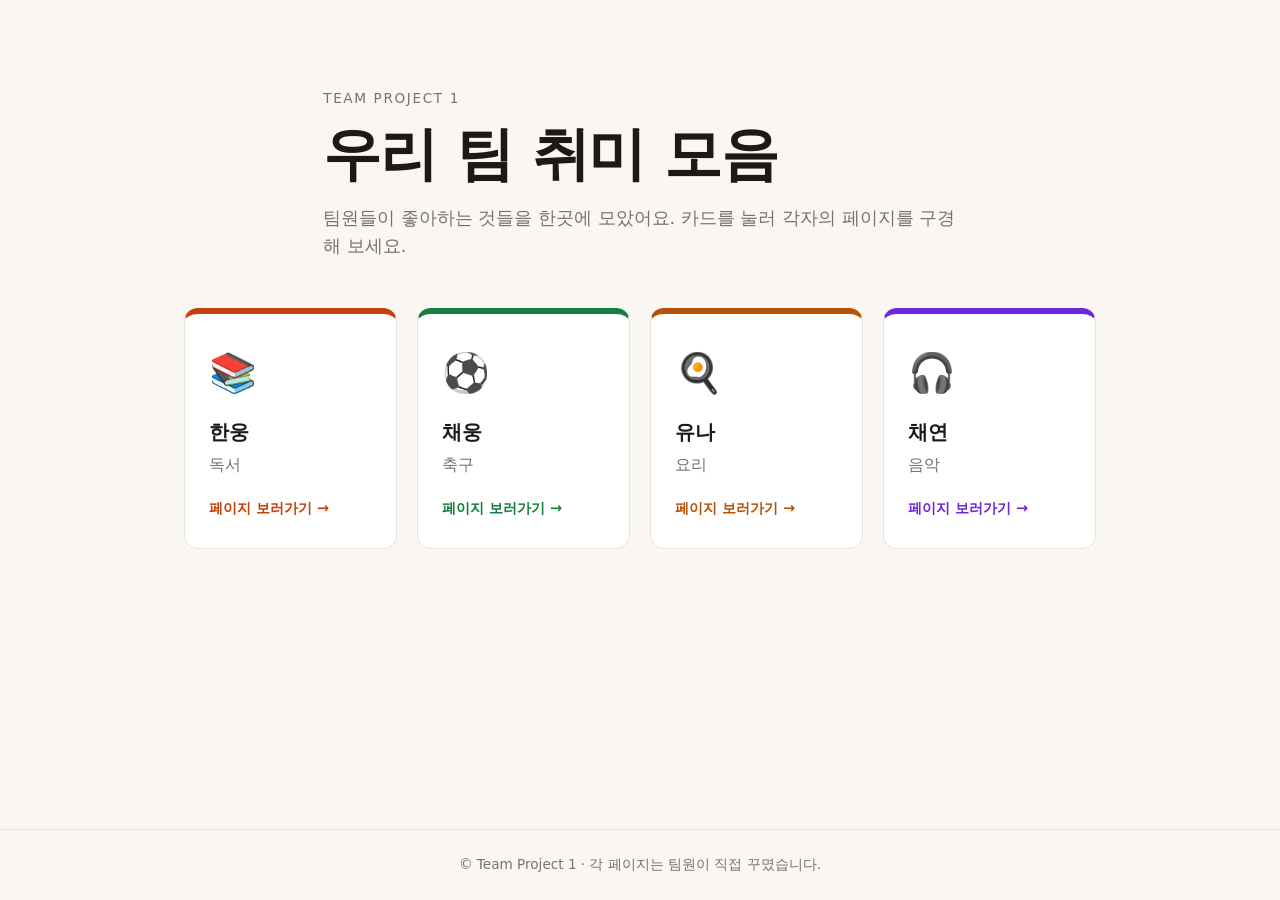
<file: index.html>
<!DOCTYPE html>
<html lang="ko">
<head>
  <meta charset="UTF-8" />
  <meta name="viewport" content="width=device-width, initial-scale=1.0" />
  <title>우리 팀 취미 모음</title>
  <link rel="stylesheet" href="assets/home.css" />
</head>
<body>
  <header class="hero">
    <p class="eyebrow">Team Project 1</p>
    <h1>우리 팀 취미 모음</h1>
    <p class="lead">팀원들이 좋아하는 것들을 한곳에 모았어요. 카드를 눌러 각자의 페이지를 구경해 보세요.</p>
  </header>

  <main>
    <section class="grid" id="member-grid" aria-label="팀원 목록">
      <!-- assets/members.js 의 목록으로 카드가 자동 생성됩니다 -->
    </section>
  </main>

  <footer class="footer">
    <p>© Team Project 1 · 각 페이지는 팀원이 직접 꾸몄습니다.</p>
  </footer>

  <script src="assets/members.js"></script>
  <script>
    const grid = document.getElementById("member-grid");
    MEMBERS.forEach((m) => {
      const card = document.createElement("a");
      card.className = "card";
      card.href = `members/${m.id}/index.html`;
      card.style.setProperty("--accent", m.color);
      card.innerHTML = `
        <span class="emoji" aria-hidden="true">${m.emoji}</span>
        <span class="name">${m.name}</span>
        <span class="hobby">${m.hobby}</span>
        <span class="go">페이지 보러가기 →</span>
      `;
      grid.appendChild(card);
    });
  </script>
</body>
</html>
</file>
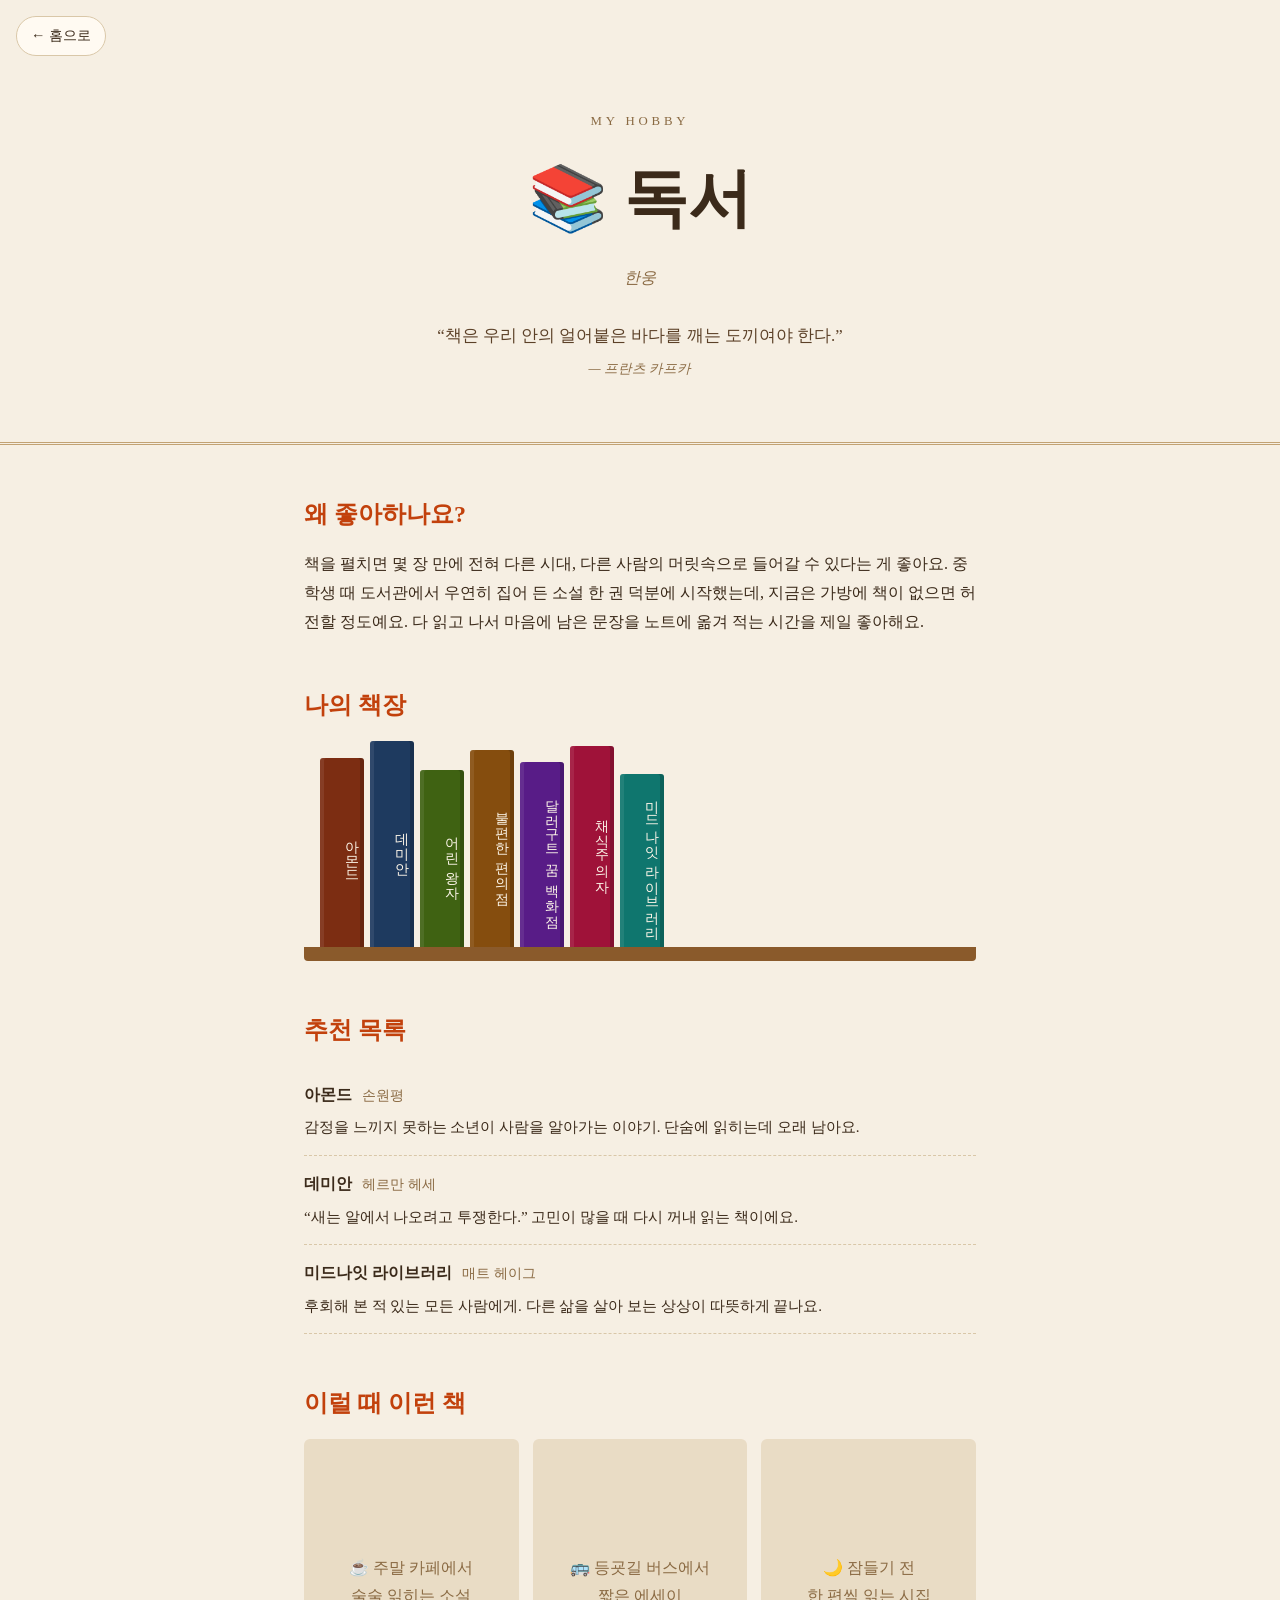
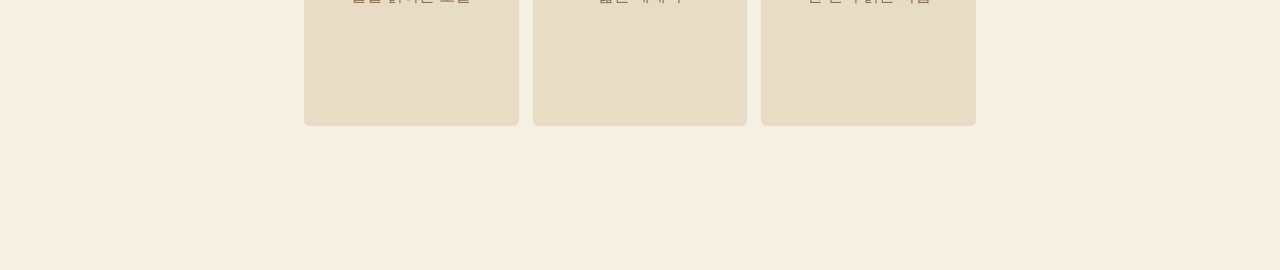
<file: members/member1/index.html>
<!DOCTYPE html>
<html lang="ko">
<head>
  <meta charset="UTF-8" />
  <meta name="viewport" content="width=device-width, initial-scale=1.0" />
  <title>한웅 · 독서</title>
  <link rel="stylesheet" href="style.css" />
</head>
<body>
  <!-- ✏️ 이 폴더(members/member1)는 한웅 전용입니다. 마음껏 꾸며 주세요! -->
  <a class="back" href="../../index.html">← 홈으로</a>

  <header class="hero">
    <p class="tag">My Hobby</p>
    <h1>📚 독서</h1>
    <p class="who">한웅</p>
    <blockquote class="quote">
      “책은 우리 안의 얼어붙은 바다를 깨는 도끼여야 한다.”
      <cite>— 프란츠 카프카</cite>
    </blockquote>
  </header>

  <main>
    <section>
      <h2>왜 좋아하나요?</h2>
      <p>
        책을 펼치면 몇 장 만에 전혀 다른 시대, 다른 사람의 머릿속으로 들어갈 수 있다는 게 좋아요.
        중학생 때 도서관에서 우연히 집어 든 소설 한 권 덕분에 시작했는데, 지금은 가방에 책이 없으면
        허전할 정도예요. 다 읽고 나서 마음에 남은 문장을 노트에 옮겨 적는 시간을 제일 좋아해요.
      </p>
    </section>

    <section>
      <h2>나의 책장</h2>
      <div class="shelf">
        <div class="book" style="--c:#7c2d12; --h:92%">아몬드</div>
        <div class="book" style="--c:#1e3a5f; --h:100%">데미안</div>
        <div class="book" style="--c:#3f6212; --h:86%">어린 왕자</div>
        <div class="book" style="--c:#854d0e; --h:96%">불편한 편의점</div>
        <div class="book" style="--c:#581c87; --h:90%">달러구트 꿈 백화점</div>
        <div class="book" style="--c:#9f1239; --h:98%">채식주의자</div>
        <div class="book" style="--c:#0f766e; --h:84%">미드나잇 라이브러리</div>
      </div>
    </section>

    <section>
      <h2>추천 목록</h2>
      <ul class="list">
        <li>
          <strong>아몬드</strong> <span class="author">손원평</span>
          <p>감정을 느끼지 못하는 소년이 사람을 알아가는 이야기. 단숨에 읽히는데 오래 남아요.</p>
        </li>
        <li>
          <strong>데미안</strong> <span class="author">헤르만 헤세</span>
          <p>“새는 알에서 나오려고 투쟁한다.” 고민이 많을 때 다시 꺼내 읽는 책이에요.</p>
        </li>
        <li>
          <strong>미드나잇 라이브러리</strong> <span class="author">매트 헤이그</span>
          <p>후회해 본 적 있는 모든 사람에게. 다른 삶을 살아 보는 상상이 따뜻하게 끝나요.</p>
        </li>
      </ul>
    </section>

    <section>
      <h2>이럴 때 이런 책</h2>
      <div class="gallery">
        <div class="ph">☕ 주말 카페에서<br />술술 읽히는 소설</div>
        <div class="ph">🚌 등굣길 버스에서<br />짧은 에세이</div>
        <div class="ph">🌙 잠들기 전<br />한 편씩 읽는 시집</div>
      </div>
    </section>
  </main>
</body>
</html>
</file>
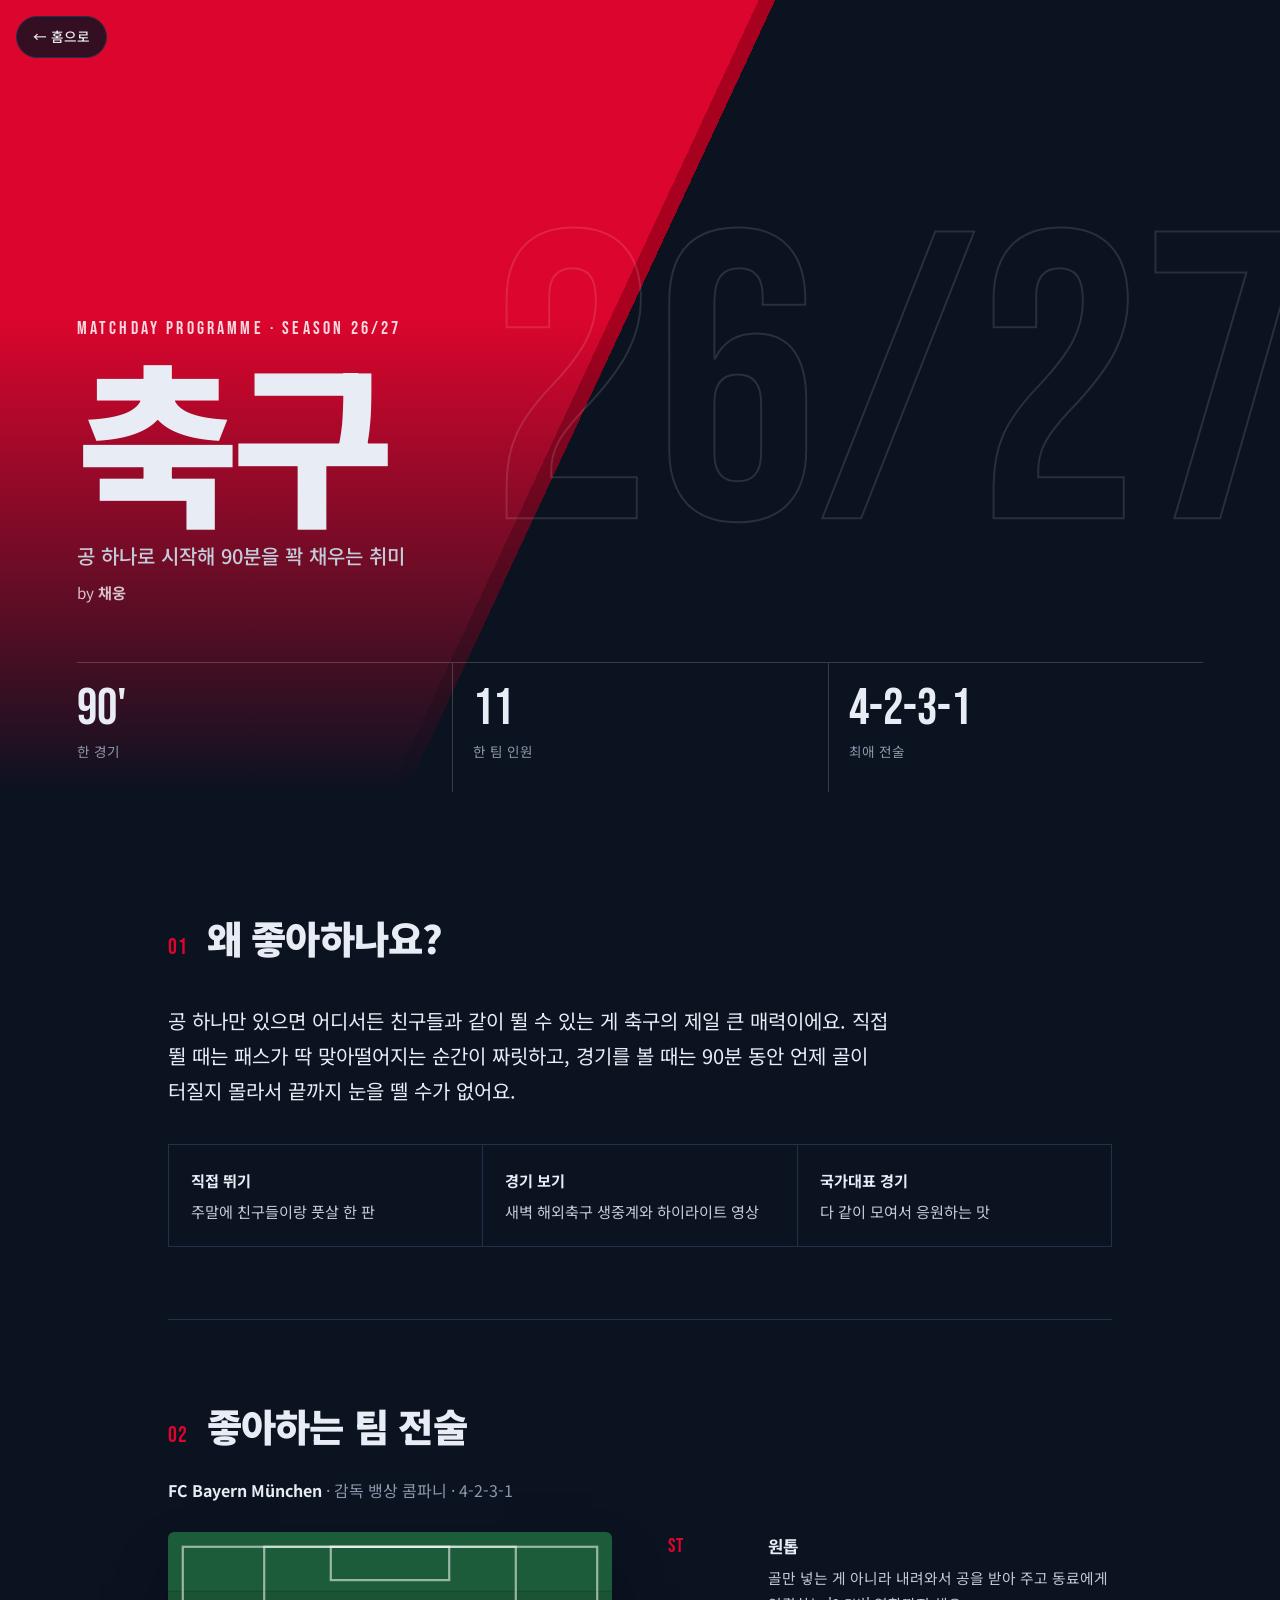
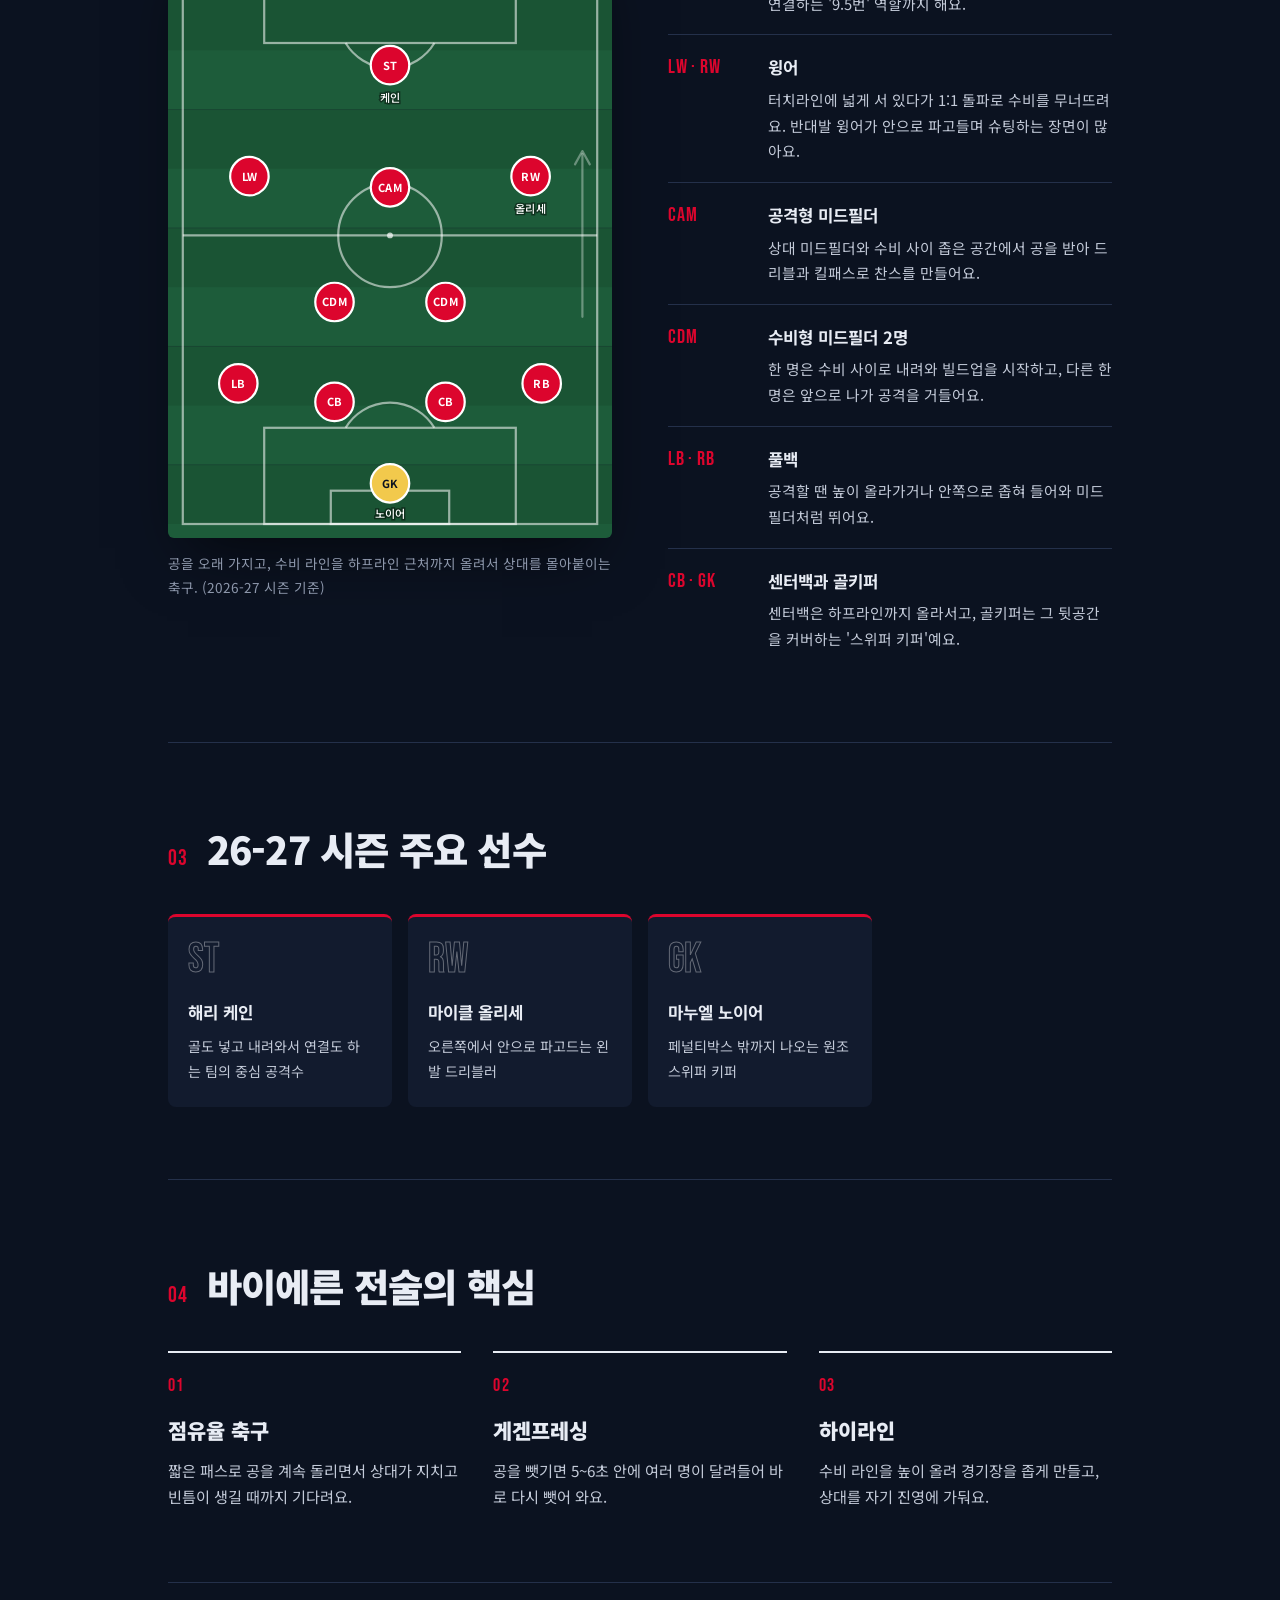
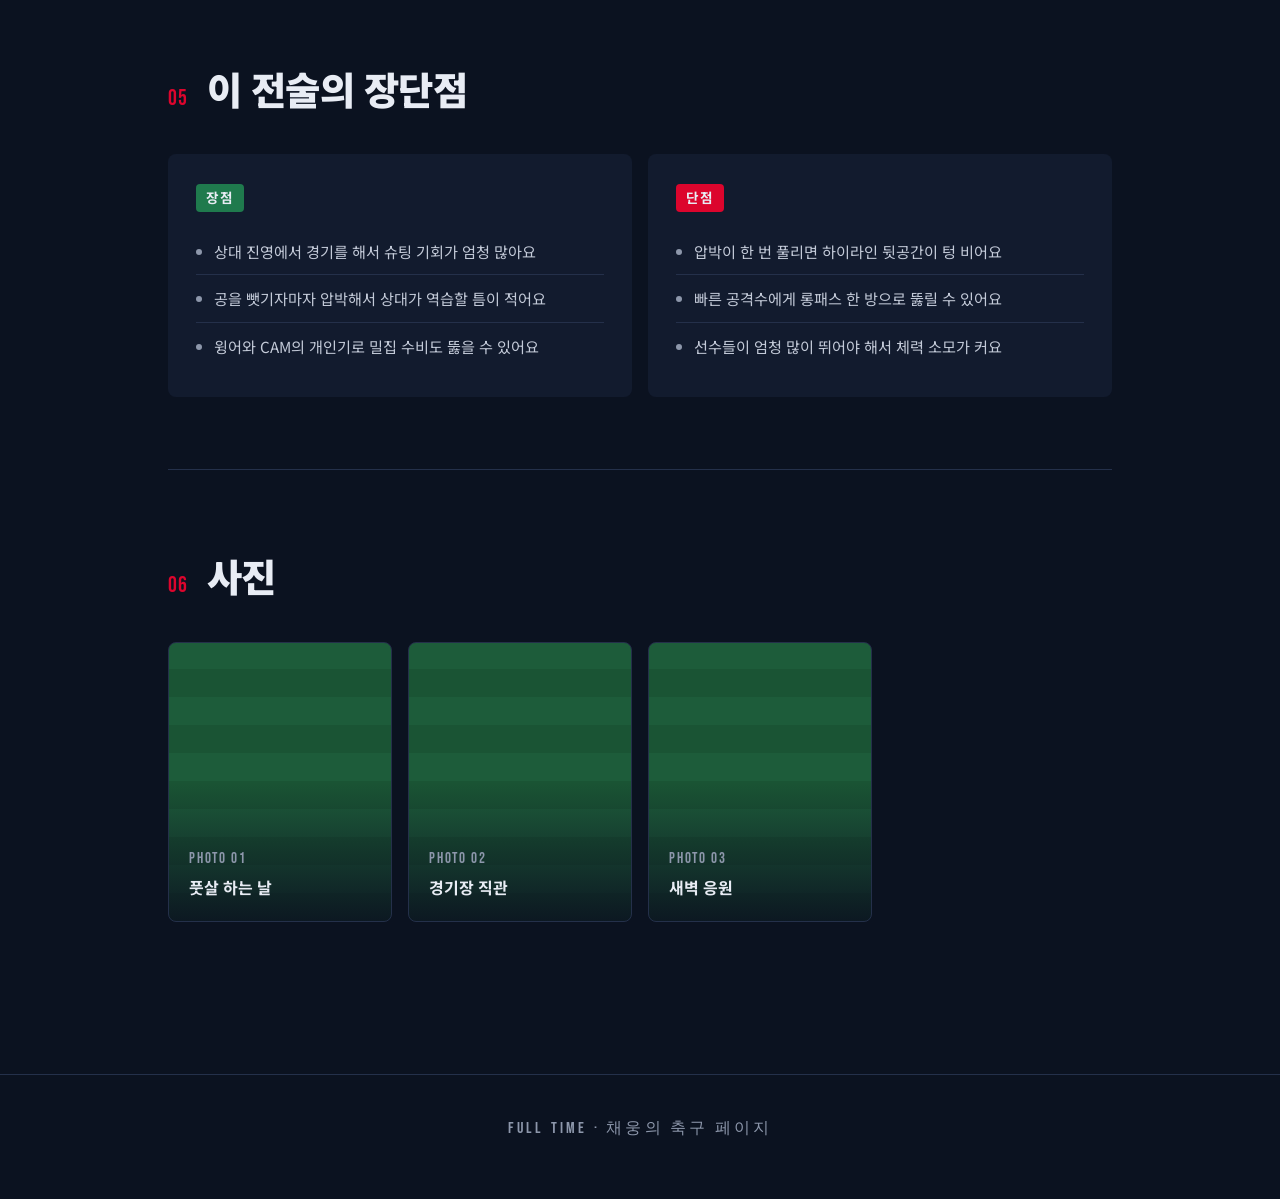
<file: members/member2/index.html>
<!DOCTYPE html>
<html lang="ko">
<head>
  <meta charset="UTF-8" />
  <meta name="viewport" content="width=device-width, initial-scale=1.0" />
  <title>채웅 · 축구</title>
  <link rel="preconnect" href="https://fonts.googleapis.com" />
  <link rel="preconnect" href="https://fonts.gstatic.com" crossorigin />
  <link href="https://fonts.googleapis.com/css2?family=Bebas+Neue&family=Noto+Sans+KR:wght@400;500;700;900&display=swap" rel="stylesheet" />
  <link rel="stylesheet" href="style.css" />
</head>
<body>
  <!-- 이 폴더(members/member2)는 채웅 전용입니다. -->
  <a class="back" href="../../index.html">← 홈으로</a>

  <!-- 표지 -->
  <header class="hero">
    <div class="hero-inner">
      <p class="kicker">Matchday Programme · Season 26/27</p>
      <h1 class="title">축구</h1>
      <p class="subtitle">공 하나로 시작해 90분을 꽉 채우는 취미</p>
      <p class="byline">by <strong>채웅</strong></p>
    </div>
    <span class="hero-number" aria-hidden="true">26/27</span>
    <dl class="stats">
      <div><dt>90'</dt><dd>한 경기</dd></div>
      <div><dt>11</dt><dd>한 팀 인원</dd></div>
      <div><dt>4-2-3-1</dt><dd>최애 전술</dd></div>
    </dl>
  </header>

  <main>
    <!-- 01 -->
    <section class="block">
      <header class="block-head">
        <span class="num">01</span>
        <h2>왜 좋아하나요?</h2>
      </header>
      <p class="lead">
        공 하나만 있으면 어디서든 친구들과 같이 뛸 수 있는 게 축구의 제일 큰 매력이에요.
        직접 뛸 때는 패스가 딱 맞아떨어지는 순간이 짜릿하고,
        경기를 볼 때는 90분 동안 언제 골이 터질지 몰라서 끝까지 눈을 뗄 수가 없어요.
      </p>
      <ul class="likes">
        <li><span>직접 뛰기</span>주말에 친구들이랑 풋살 한 판</li>
        <li><span>경기 보기</span>새벽 해외축구 생중계와 하이라이트 영상</li>
        <li><span>국가대표 경기</span>다 같이 모여서 응원하는 맛</li>
      </ul>
    </section>

    <!-- 02 -->
    <section class="block">
      <header class="block-head">
        <span class="num">02</span>
        <h2>좋아하는 팀 전술</h2>
      </header>
      <p class="team-line"><strong>FC Bayern München</strong> · 감독 뱅상 콤파니 · 4-2-3-1</p>

      <div class="tactics">
        <figure class="board">
          <svg viewBox="0 0 600 820" role="img" aria-label="바이에른 뮌헨 4-2-3-1 포메이션 전술판">
            <defs>
              <pattern id="grass" width="600" height="160" patternUnits="userSpaceOnUse">
                <rect width="600" height="80" fill="#1d5c3a" />
                <rect y="80" width="600" height="80" fill="#1a5434" />
              </pattern>
            </defs>
            <rect width="600" height="820" fill="url(#grass)" />
            <g fill="none" stroke="rgba(255,255,255,0.55)" stroke-width="3">
              <rect x="20" y="20" width="560" height="780" />
              <line x1="20" y1="410" x2="580" y2="410" />
              <circle cx="300" cy="410" r="70" />
              <rect x="130" y="20" width="340" height="130" />
              <rect x="220" y="20" width="160" height="45" />
              <path d="M 240 150 A 70 70 0 0 0 360 150" />
              <rect x="130" y="670" width="340" height="130" />
              <rect x="220" y="755" width="160" height="45" />
              <path d="M 240 670 A 70 70 0 0 1 360 670" />
            </g>
            <circle cx="300" cy="410" r="4" fill="rgba(255,255,255,0.7)" />

            <!-- 공격 방향 -->
            <g class="arrow">
              <line x1="560" y1="520" x2="560" y2="300" />
              <path d="M 550 314 L 560 296 L 570 314" />
            </g>

            <g class="player"><circle cx="300" cy="180" r="26" /><text x="300" y="186">ST</text><text class="name" x="300" y="230">케인</text></g>
            <g class="player"><circle cx="110" cy="330" r="26" /><text x="110" y="336">LW</text></g>
            <g class="player"><circle cx="300" cy="345" r="26" /><text x="300" y="351">CAM</text></g>
            <g class="player"><circle cx="490" cy="330" r="26" /><text x="490" y="336">RW</text><text class="name" x="490" y="380">올리세</text></g>
            <g class="player"><circle cx="225" cy="500" r="26" /><text x="225" y="506">CDM</text></g>
            <g class="player"><circle cx="375" cy="500" r="26" /><text x="375" y="506">CDM</text></g>
            <g class="player"><circle cx="95" cy="610" r="26" /><text x="95" y="616">LB</text></g>
            <g class="player"><circle cx="225" cy="635" r="26" /><text x="225" y="641">CB</text></g>
            <g class="player"><circle cx="375" cy="635" r="26" /><text x="375" y="641">CB</text></g>
            <g class="player"><circle cx="505" cy="610" r="26" /><text x="505" y="616">RB</text></g>
            <g class="player gk"><circle cx="300" cy="745" r="26" /><text x="300" y="751">GK</text><text class="name" x="300" y="792">노이어</text></g>
          </svg>
          <figcaption>공을 오래 가지고, 수비 라인을 하프라인 근처까지 올려서 상대를 몰아붙이는 축구. (2026-27 시즌 기준)</figcaption>
        </figure>

        <ol class="roles">
          <li><b>ST</b><div><h3>원톱</h3><p>골만 넣는 게 아니라 내려와서 공을 받아 주고 동료에게 연결하는 '9.5번' 역할까지 해요.</p></div></li>
          <li><b>LW · RW</b><div><h3>윙어</h3><p>터치라인에 넓게 서 있다가 1:1 돌파로 수비를 무너뜨려요. 반대발 윙어가 안으로 파고들며 슈팅하는 장면이 많아요.</p></div></li>
          <li><b>CAM</b><div><h3>공격형 미드필더</h3><p>상대 미드필더와 수비 사이 좁은 공간에서 공을 받아 드리블과 킬패스로 찬스를 만들어요.</p></div></li>
          <li><b>CDM</b><div><h3>수비형 미드필더 2명</h3><p>한 명은 수비 사이로 내려와 빌드업을 시작하고, 다른 한 명은 앞으로 나가 공격을 거들어요.</p></div></li>
          <li><b>LB · RB</b><div><h3>풀백</h3><p>공격할 땐 높이 올라가거나 안쪽으로 좁혀 들어와 미드필더처럼 뛰어요.</p></div></li>
          <li><b>CB · GK</b><div><h3>센터백과 골키퍼</h3><p>센터백은 하프라인까지 올라서고, 골키퍼는 그 뒷공간을 커버하는 '스위퍼 키퍼'예요.</p></div></li>
        </ol>
      </div>
    </section>

    <!-- 03 -->
    <section class="block">
      <header class="block-head">
        <span class="num">03</span>
        <h2>26-27 시즌 주요 선수</h2>
      </header>
      <ul class="squad">
        <li><span class="pos">ST</span><h3>해리 케인</h3><p>골도 넣고 내려와서 연결도 하는 팀의 중심 공격수</p></li>
        <li><span class="pos">RW</span><h3>마이클 올리세</h3><p>오른쪽에서 안으로 파고드는 왼발 드리블러</p></li>
        <li><span class="pos">GK</span><h3>마누엘 노이어</h3><p>페널티박스 밖까지 나오는 원조 스위퍼 키퍼</p></li>
      </ul>
    </section>

    <!-- 04 -->
    <section class="block">
      <header class="block-head">
        <span class="num">04</span>
        <h2>바이에른 전술의 핵심</h2>
      </header>
      <ol class="keys">
        <li><h3>점유율 축구</h3><p>짧은 패스로 공을 계속 돌리면서 상대가 지치고 빈틈이 생길 때까지 기다려요.</p></li>
        <li><h3>게겐프레싱</h3><p>공을 뺏기면 5~6초 안에 여러 명이 달려들어 바로 다시 뺏어 와요.</p></li>
        <li><h3>하이라인</h3><p>수비 라인을 높이 올려 경기장을 좁게 만들고, 상대를 자기 진영에 가둬요.</p></li>
      </ol>
    </section>

    <!-- 05 -->
    <section class="block">
      <header class="block-head">
        <span class="num">05</span>
        <h2>이 전술의 장단점</h2>
      </header>
      <div class="procon">
        <div class="pro">
          <h3>장점</h3>
          <ul>
            <li>상대 진영에서 경기를 해서 슈팅 기회가 엄청 많아요</li>
            <li>공을 뺏기자마자 압박해서 상대가 역습할 틈이 적어요</li>
            <li>윙어와 CAM의 개인기로 밀집 수비도 뚫을 수 있어요</li>
          </ul>
        </div>
        <div class="con">
          <h3>단점</h3>
          <ul>
            <li>압박이 한 번 풀리면 하이라인 뒷공간이 텅 비어요</li>
            <li>빠른 공격수에게 롱패스 한 방으로 뚫릴 수 있어요</li>
            <li>선수들이 엄청 많이 뛰어야 해서 체력 소모가 커요</li>
          </ul>
        </div>
      </div>
    </section>

    <!-- 06 -->
    <section class="block">
      <header class="block-head">
        <span class="num">06</span>
        <h2>사진</h2>
      </header>
      <div class="gallery">
        <!-- images 폴더를 만들어 사진을 넣고 <img src="images/파일이름.jpg" alt="설명"> 으로 바꿔 주세요 -->
        <div class="ph"><span>Photo 01</span>풋살 하는 날</div>
        <div class="ph"><span>Photo 02</span>경기장 직관</div>
        <div class="ph"><span>Photo 03</span>새벽 응원</div>
      </div>
    </section>
  </main>

  <footer class="footer">
    <p>Full Time · 채웅의 축구 페이지</p>
  </footer>
</body>
</html>
</file>
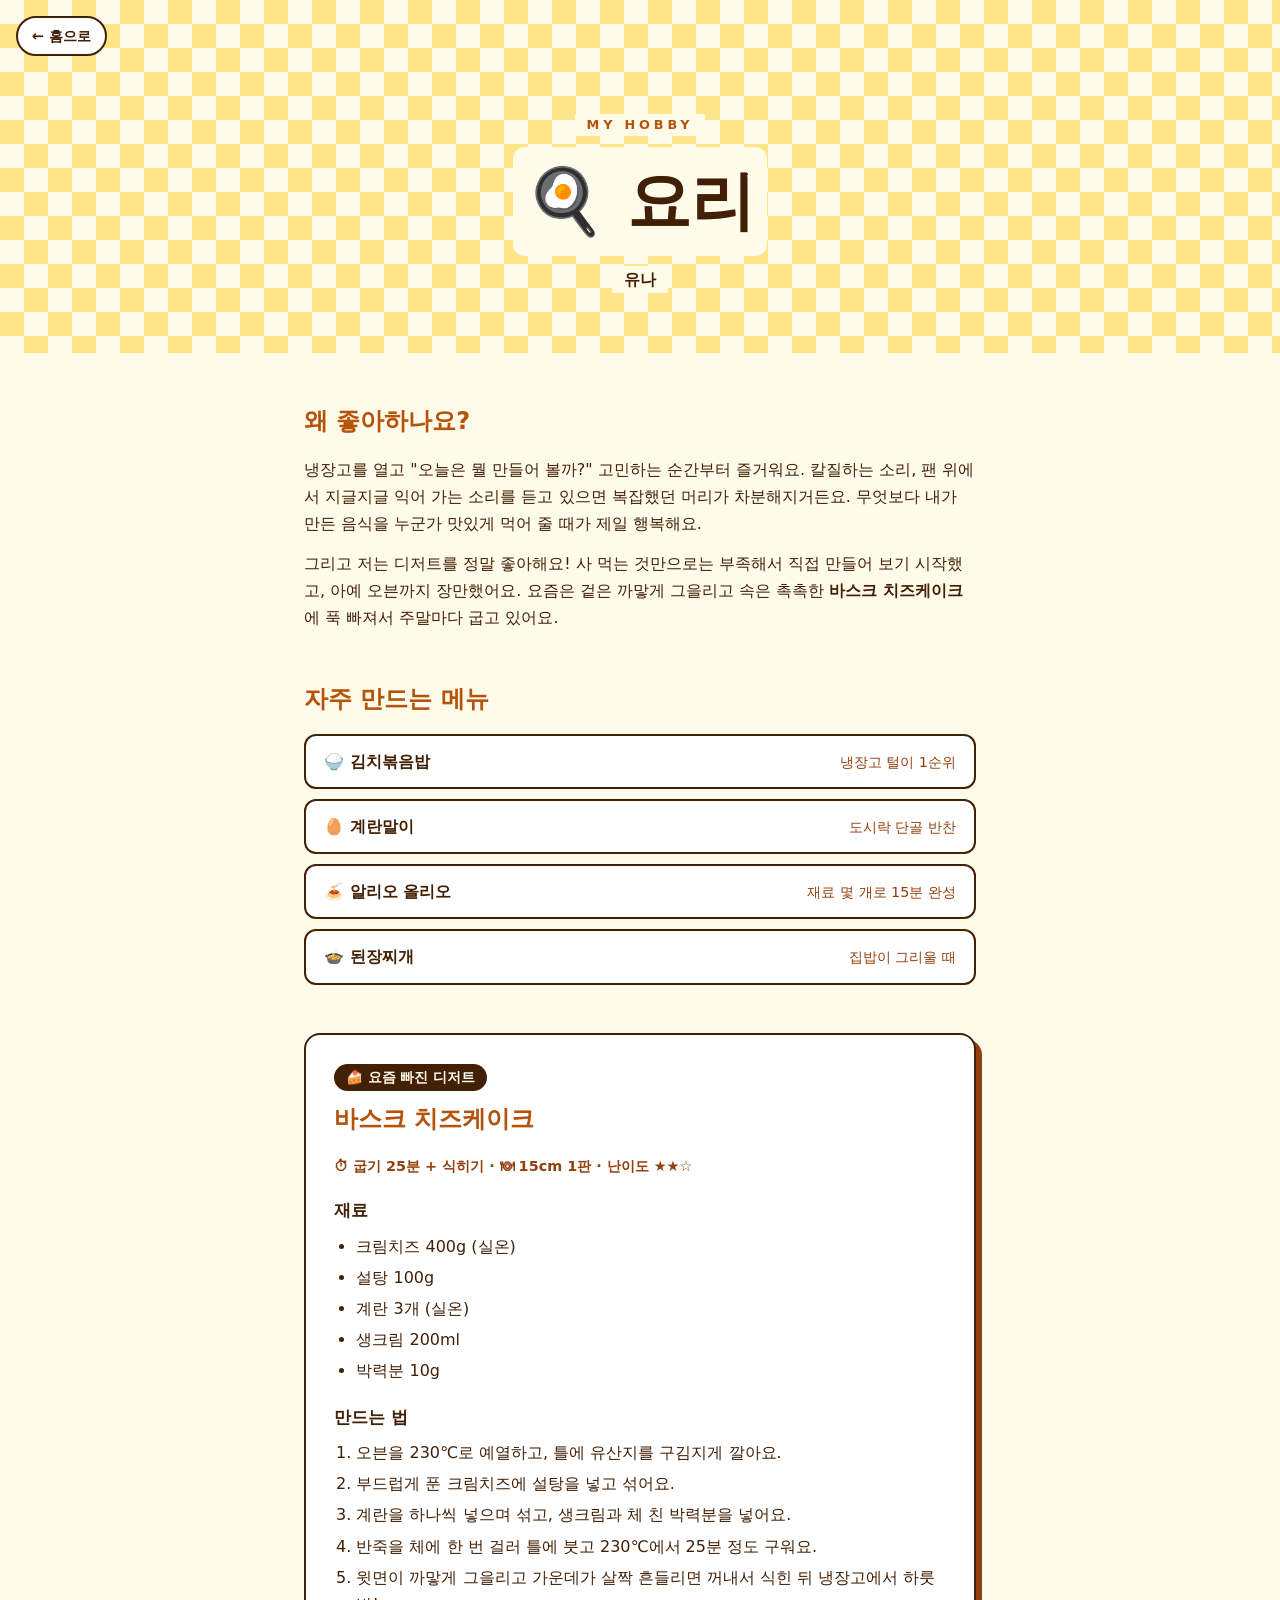
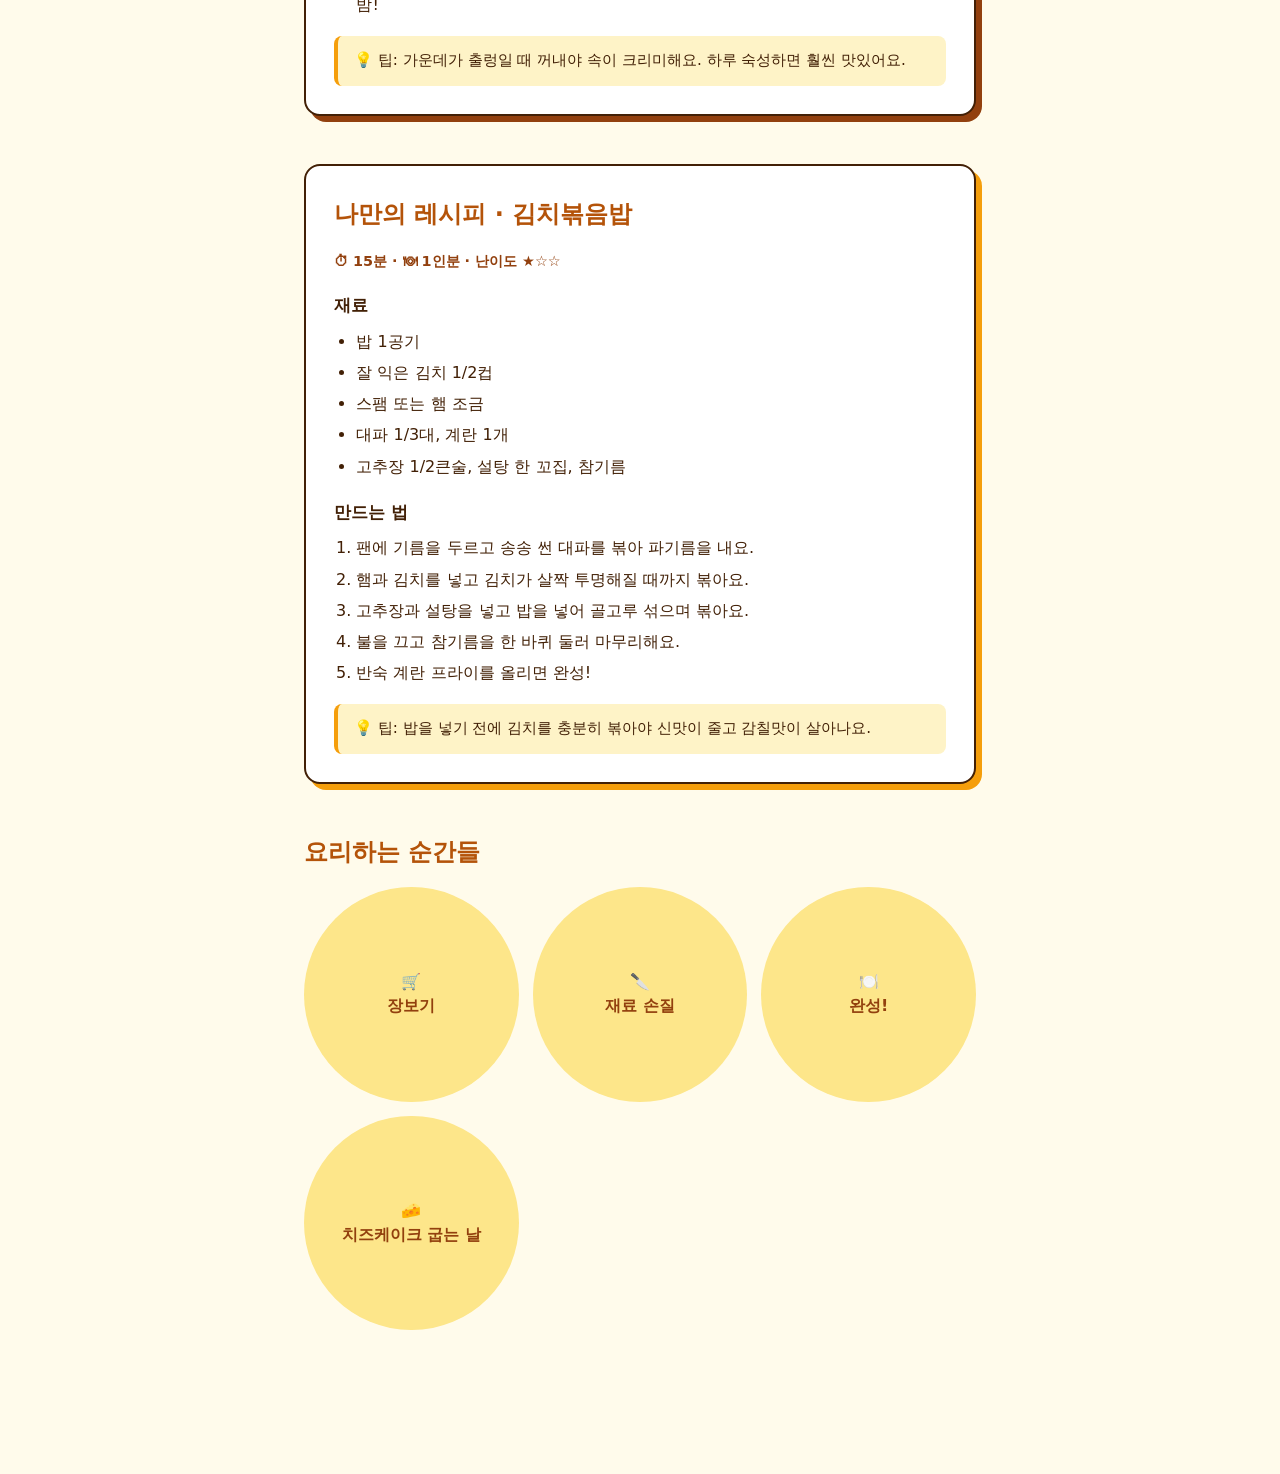
<file: members/member3/index.html>
<!DOCTYPE html>
<html lang="ko">
<head>
  <meta charset="UTF-8" />
  <meta name="viewport" content="width=device-width, initial-scale=1.0" />
  <title>유나 · 요리</title>
  <link rel="stylesheet" href="style.css" />
</head>
<body>
  <!-- ✏️ 이 폴더(members/member3)는 유나 전용입니다. 마음껏 꾸며 주세요! -->
  <a class="back" href="../../index.html">← 홈으로</a>

  <header class="hero">
    <p class="tag">My Hobby</p>
    <h1>🍳 요리</h1>
    <p class="who">유나</p>
  </header>

  <main>
    <section>
      <h2>왜 좋아하나요?</h2>
      <p>
        냉장고를 열고 "오늘은 뭘 만들어 볼까?" 고민하는 순간부터 즐거워요. 칼질하는 소리,
        팬 위에서 지글지글 익어 가는 소리를 듣고 있으면 복잡했던 머리가 차분해지거든요.
        무엇보다 내가 만든 음식을 누군가 맛있게 먹어 줄 때가 제일 행복해요.
      </p>
      <p>
        그리고 저는 디저트를 정말 좋아해요! 사 먹는 것만으로는 부족해서 직접 만들어 보기 시작했고,
        아예 오븐까지 장만했어요. 요즘은 겉은 까맣게 그을리고 속은 촉촉한 <strong>바스크 치즈케이크</strong>에
        푹 빠져서 주말마다 굽고 있어요.
      </p>
    </section>

    <section>
      <h2>자주 만드는 메뉴</h2>
      <ul class="menu">
        <li><span class="dish">🍚 김치볶음밥</span><span class="note">냉장고 털이 1순위</span></li>
        <li><span class="dish">🥚 계란말이</span><span class="note">도시락 단골 반찬</span></li>
        <li><span class="dish">🍝 알리오 올리오</span><span class="note">재료 몇 개로 15분 완성</span></li>
        <li><span class="dish">🍲 된장찌개</span><span class="note">집밥이 그리울 때</span></li>
      </ul>
    </section>

    <section class="recipe dessert">
      <p class="badge">🍰 요즘 빠진 디저트</p>
      <h2>바스크 치즈케이크</h2>
      <p class="meta">⏱ 굽기 25분 + 식히기 · 🍽 15cm 1판 · 난이도 ★★☆</p>
      <h3>재료</h3>
      <ul>
        <li>크림치즈 400g (실온)</li>
        <li>설탕 100g</li>
        <li>계란 3개 (실온)</li>
        <li>생크림 200ml</li>
        <li>박력분 10g</li>
      </ul>
      <h3>만드는 법</h3>
      <ol>
        <li>오븐을 230℃로 예열하고, 틀에 유산지를 구김지게 깔아요.</li>
        <li>부드럽게 푼 크림치즈에 설탕을 넣고 섞어요.</li>
        <li>계란을 하나씩 넣으며 섞고, 생크림과 체 친 박력분을 넣어요.</li>
        <li>반죽을 체에 한 번 걸러 틀에 붓고 230℃에서 25분 정도 구워요.</li>
        <li>윗면이 까맣게 그을리고 가운데가 살짝 흔들리면 꺼내서 식힌 뒤 냉장고에서 하룻밤!</li>
      </ol>
      <p class="tip">💡 팁: 가운데가 출렁일 때 꺼내야 속이 크리미해요. 하루 숙성하면 훨씬 맛있어요.</p>
    </section>

    <section class="recipe">
      <h2>나만의 레시피 · 김치볶음밥</h2>
      <p class="meta">⏱ 15분 · 🍽 1인분 · 난이도 ★☆☆</p>
      <h3>재료</h3>
      <ul>
        <li>밥 1공기</li>
        <li>잘 익은 김치 1/2컵</li>
        <li>스팸 또는 햄 조금</li>
        <li>대파 1/3대, 계란 1개</li>
        <li>고추장 1/2큰술, 설탕 한 꼬집, 참기름</li>
      </ul>
      <h3>만드는 법</h3>
      <ol>
        <li>팬에 기름을 두르고 송송 썬 대파를 볶아 파기름을 내요.</li>
        <li>햄과 김치를 넣고 김치가 살짝 투명해질 때까지 볶아요.</li>
        <li>고추장과 설탕을 넣고 밥을 넣어 골고루 섞으며 볶아요.</li>
        <li>불을 끄고 참기름을 한 바퀴 둘러 마무리해요.</li>
        <li>반숙 계란 프라이를 올리면 완성!</li>
      </ol>
      <p class="tip">💡 팁: 밥을 넣기 전에 김치를 충분히 볶아야 신맛이 줄고 감칠맛이 살아나요.</p>
    </section>

    <section>
      <h2>요리하는 순간들</h2>
      <div class="gallery">
        <!-- images 폴더를 만들어 사진을 넣고 <img src="images/파일이름.jpg" alt="설명"> 으로 바꿔 주세요 -->
        <div class="ph">🛒<br />장보기</div>
        <div class="ph">🔪<br />재료 손질</div>
        <div class="ph">🍽️<br />완성!</div>
        <div class="ph">🧀<br />치즈케이크 굽는 날</div>
      </div>
    </section>
  </main>
</body>
</html>
</file>
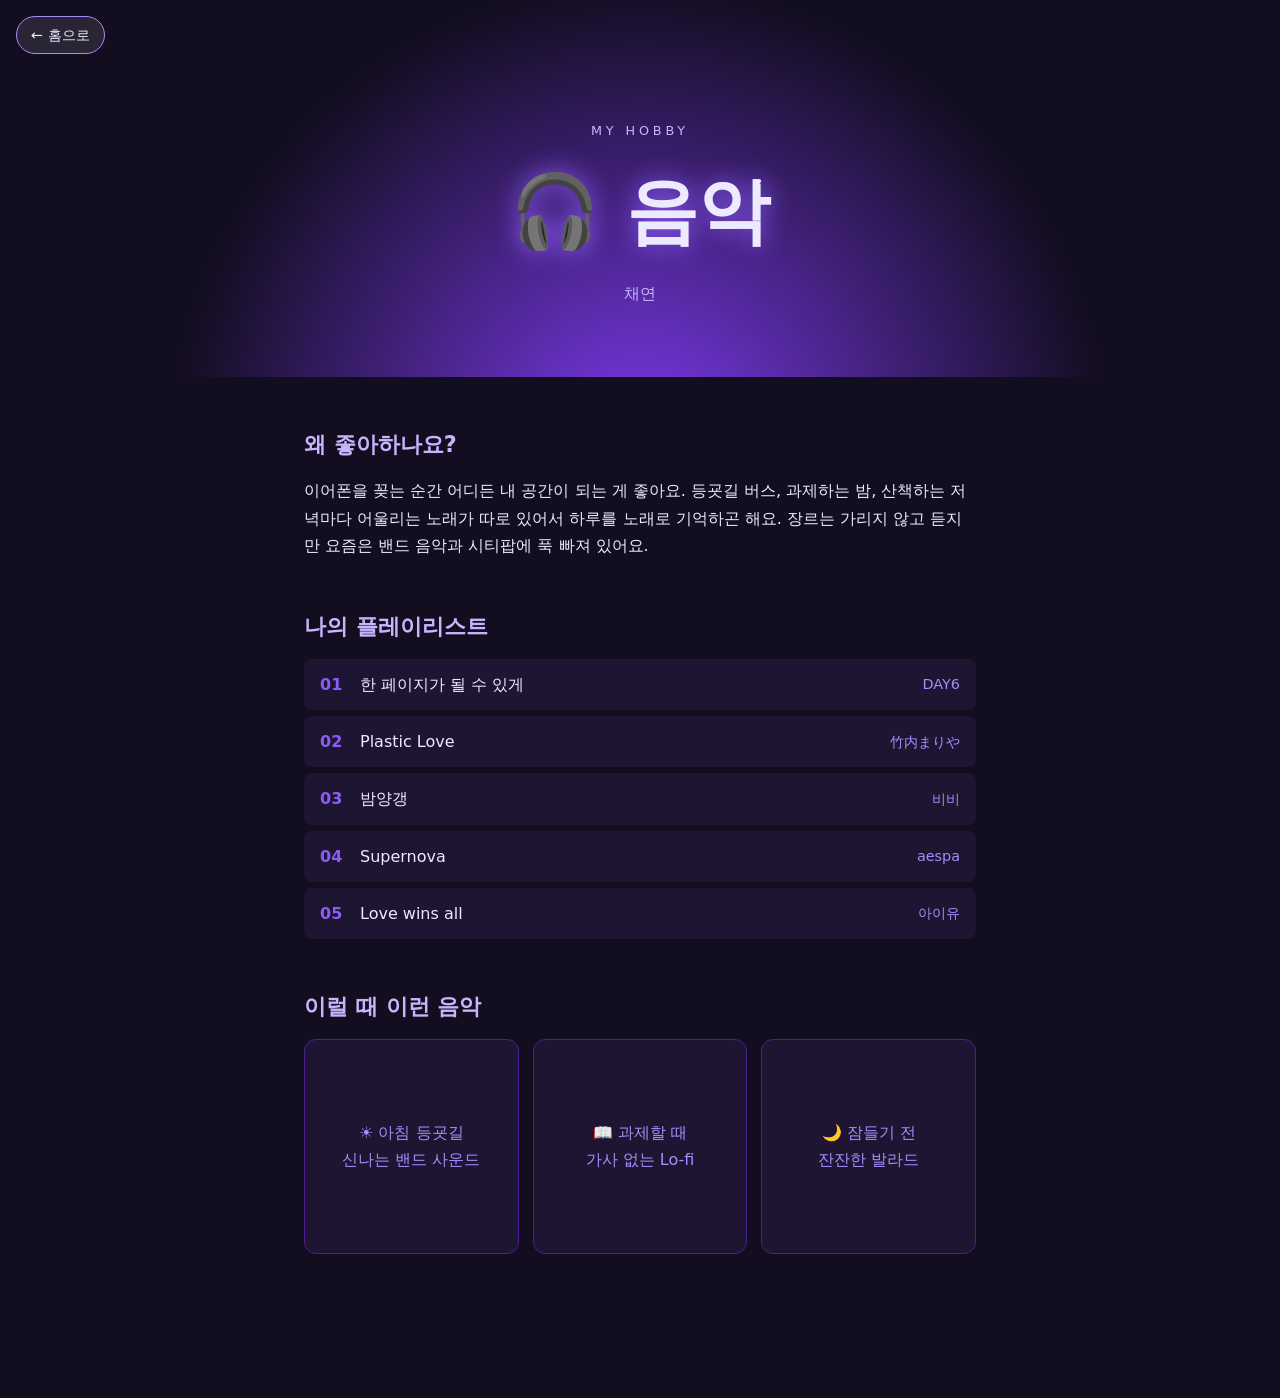
<file: members/member4/index.html>
<!DOCTYPE html>
<html lang="ko">
<head>
  <meta charset="UTF-8" />
  <meta name="viewport" content="width=device-width, initial-scale=1.0" />
  <title>채연 · 음악</title>
  <link rel="stylesheet" href="style.css" />
</head>
<body>
  <!-- ✏️ 이 폴더(members/member4)는 채연 전용입니다. 마음껏 꾸며 주세요! -->
  <a class="back" href="../../index.html">← 홈으로</a>

  <header class="hero">
    <p class="tag">My Hobby</p>
    <h1>🎧 음악</h1>
    <p class="who">채연</p>
  </header>

  <main>
    <section>
      <h2>왜 좋아하나요?</h2>
      <p>
        이어폰을 꽂는 순간 어디든 내 공간이 되는 게 좋아요. 등굣길 버스, 과제하는 밤,
        산책하는 저녁마다 어울리는 노래가 따로 있어서 하루를 노래로 기억하곤 해요.
        장르는 가리지 않고 듣지만 요즘은 밴드 음악과 시티팝에 푹 빠져 있어요.
      </p>
    </section>

    <section>
      <h2>나의 플레이리스트</h2>
      <ol class="playlist">
        <li><span class="title">한 페이지가 될 수 있게</span><span class="artist">DAY6</span></li>
        <li><span class="title">Plastic Love</span><span class="artist">竹内まりや</span></li>
        <li><span class="title">밤양갱</span><span class="artist">비비</span></li>
        <li><span class="title">Supernova</span><span class="artist">aespa</span></li>
        <li><span class="title">Love wins all</span><span class="artist">아이유</span></li>
      </ol>
    </section>

    <section>
      <h2>이럴 때 이런 음악</h2>
      <div class="gallery">
        <div class="ph">☀️ 아침 등굣길<br />신나는 밴드 사운드</div>
        <div class="ph">📖 과제할 때<br />가사 없는 Lo-fi</div>
        <div class="ph">🌙 잠들기 전<br />잔잔한 발라드</div>
      </div>
    </section>
  </main>
</body>
</html>
</file>
<file: assets/home.css>
* { box-sizing: border-box; margin: 0; padding: 0; }

:root {
  --bg: #faf7f2;
  --ink: #1c1917;
  --muted: #78716c;
  --card: #ffffff;
  --line: #e7e5e4;
}

body {
  font-family: "Pretendard", "Apple SD Gothic Neo", "Malgun Gothic", system-ui, sans-serif;
  background: var(--bg);
  color: var(--ink);
  line-height: 1.6;
  min-height: 100vh;
  display: flex;
  flex-direction: column;
}

.hero {
  max-width: 960px;
  margin: 0 auto;
  padding: 88px 24px 48px;
}

.eyebrow {
  font-size: 0.85rem;
  letter-spacing: 0.12em;
  text-transform: uppercase;
  color: var(--muted);
  margin-bottom: 12px;
}

.hero h1 {
  font-size: clamp(2.2rem, 6vw, 3.6rem);
  line-height: 1.15;
  letter-spacing: -0.02em;
  margin-bottom: 16px;
}

.lead {
  font-size: 1.1rem;
  color: var(--muted);
  max-width: 36em;
}

main {
  flex: 1;
  width: 100%;
  max-width: 960px;
  margin: 0 auto;
  padding: 0 24px 80px;
}

.grid {
  display: grid;
  grid-template-columns: repeat(auto-fill, minmax(210px, 1fr));
  gap: 20px;
}

.card {
  --accent: #444;
  display: flex;
  flex-direction: column;
  gap: 4px;
  padding: 28px 24px;
  background: var(--card);
  border: 1px solid var(--line);
  border-top: 6px solid var(--accent);
  border-radius: 14px;
  text-decoration: none;
  color: inherit;
  transition: transform 0.2s ease, box-shadow 0.2s ease;
}

.card:hover,
.card:focus-visible {
  transform: translateY(-4px);
  box-shadow: 0 12px 28px rgba(0, 0, 0, 0.08);
}

.card .emoji { font-size: 2.4rem; margin-bottom: 8px; }
.card .name { font-size: 1.25rem; font-weight: 700; }
.card .hobby { color: var(--muted); }
.card .go {
  margin-top: 16px;
  font-size: 0.9rem;
  font-weight: 600;
  color: var(--accent);
}

.footer {
  text-align: center;
  padding: 24px;
  font-size: 0.85rem;
  color: var(--muted);
  border-top: 1px solid var(--line);
}
</file>
<file: members/member1/style.css>
/* 팀원 1 전용 스타일 — 자유롭게 바꾸세요 */
* { box-sizing: border-box; margin: 0; padding: 0; }

body {
  font-family: "Nanum Myeongjo", "Batang", Georgia, serif;
  background: #f6efe3;
  color: #3b2a1a;
  line-height: 1.8;
}

.back {
  position: fixed; top: 16px; left: 16px;
  padding: 6px 14px;
  background: #fffaf2; border: 1px solid #d9c7a8; border-radius: 999px;
  color: #3b2a1a; text-decoration: none; font-size: 0.9rem;
}

.hero {
  text-align: center;
  padding: 110px 24px 60px;
  border-bottom: 3px double #c2a273;
}
.tag { letter-spacing: 0.3em; text-transform: uppercase; font-size: 0.8rem; color: #8a6a43; }
.hero h1 { font-size: clamp(2.4rem, 7vw, 4rem); margin: 8px 0; }
.who { font-style: italic; color: #8a6a43; }
.quote { max-width: 32em; margin: 28px auto 0; font-size: 1.05rem; color: #5c4128; }
.quote cite { display: block; margin-top: 6px; font-size: 0.85rem; color: #8a6a43; }

main { max-width: 720px; margin: 0 auto; padding: 48px 24px 96px; }
section { margin-bottom: 48px; }
h2 { font-size: 1.5rem; margin-bottom: 14px; color: #c2410c; }

.list { list-style: none; }
.list li { padding: 14px 0; border-bottom: 1px dashed #d9c7a8; }
.list .author { margin-left: 6px; font-size: 0.9rem; color: #8a6a43; }
.list p { margin-top: 4px; font-size: 0.95rem; }

/* 책장 — 책 등을 세로로 세워 둔 모양 */
.shelf {
  display: flex; align-items: flex-end; gap: 6px;
  height: 220px; padding: 0 16px;
  border-bottom: 14px solid #8a5a2b;
  border-radius: 0 0 4px 4px;
  overflow-x: auto;
}
.book {
  flex: 0 0 44px; height: var(--h);
  padding: 12px 0;
  writing-mode: vertical-rl;
  background: var(--c); color: #fdf6e9;
  border-radius: 3px 3px 0 0;
  box-shadow: inset -4px 0 0 rgba(0, 0, 0, 0.18), inset 4px 0 0 rgba(255, 255, 255, 0.08);
  font-size: 0.9rem; letter-spacing: 0.08em; text-align: center;
  transition: transform 0.2s ease;
}
.book:hover { transform: translateY(-10px); }

.gallery { display: grid; grid-template-columns: repeat(auto-fill, minmax(180px, 1fr)); gap: 14px; }
.gallery img, .ph { width: 100%; aspect-ratio: 3 / 4; object-fit: cover; border-radius: 6px; }
.ph { display: grid; place-items: center; padding: 16px; text-align: center; background: #e9dcc5; color: #8a6a43; }
</file>
<file: members/member2/style.css>
/* 채웅 전용 스타일 — 매치데이 매거진 테마 */
:root {
  --ink: #0b1220;        /* 배경 남색 */
  --panel: #121b2e;      /* 카드 배경 */
  --line: #24304a;       /* 구분선 */
  --text: #e8ecf4;
  --muted: #8d97ab;
  --red: #dc052d;        /* 바이에른 레드 */
  --grass: #1d5c3a;
  --display: "Bebas Neue", "Impact", sans-serif;
}

* { box-sizing: border-box; margin: 0; padding: 0; }

body {
  font-family: "Noto Sans KR", "Pretendard", "Malgun Gothic", system-ui, sans-serif;
  background: var(--ink);
  color: var(--text);
  line-height: 1.75;
  -webkit-font-smoothing: antialiased;
}

.back {
  position: fixed; top: 16px; left: 16px; z-index: 10;
  padding: 8px 16px;
  background: rgba(11, 18, 32, 0.8);
  backdrop-filter: blur(8px);
  border: 1px solid var(--line); border-radius: 999px;
  color: var(--text); text-decoration: none; font-size: 0.85rem; font-weight: 500;
  transition: border-color 0.2s;
}
.back:hover { border-color: var(--red); }

/* ---------- 표지 ---------- */
.hero {
  position: relative;
  overflow: hidden;
  min-height: 88vh;
  display: flex; flex-direction: column; justify-content: flex-end;
  padding: 120px clamp(20px, 6vw, 80px) 0;
  background:
    linear-gradient(180deg, rgba(11,18,32,0) 40%, var(--ink) 100%),
    linear-gradient(115deg, var(--red) 0 46%, #a8001f 46% 47%, var(--ink) 47%);
}
.hero-inner { position: relative; z-index: 1; max-width: 640px; }
.kicker {
  font-family: var(--display);
  font-size: 1.1rem; letter-spacing: 0.18em;
  color: rgba(255,255,255,0.85);
}
.title {
  font-size: clamp(5rem, 18vw, 11rem);
  font-weight: 900; line-height: 0.95; letter-spacing: -0.04em;
  margin: 8px 0 18px;
}
.subtitle { font-size: clamp(1rem, 2.4vw, 1.25rem); font-weight: 500; }
.byline { margin-top: 6px; color: rgba(255,255,255,0.75); font-size: 0.95rem; }

.hero-number {
  position: absolute; right: -2vw; top: 50%;
  transform: translateY(-50%);
  font-family: var(--display);
  font-size: clamp(9rem, 32vw, 26rem); line-height: 1;
  color: transparent;
  -webkit-text-stroke: 2px rgba(255,255,255,0.12);
  pointer-events: none; user-select: none;
}

.stats {
  position: relative; z-index: 1;
  display: grid; grid-template-columns: repeat(3, 1fr);
  margin-top: 56px;
  border-top: 1px solid rgba(255,255,255,0.18);
}
.stats > div { padding: 20px 0 28px; }
.stats > div + div { padding-left: 20px; border-left: 1px solid rgba(255,255,255,0.18); }
.stats dt { font-family: var(--display); font-size: clamp(2rem, 6vw, 3.2rem); line-height: 1; }
.stats dd { margin-top: 6px; font-size: 0.85rem; color: var(--muted); }

/* ---------- 섹션 공통 ---------- */
main { max-width: 1040px; margin: 0 auto; padding: 40px clamp(20px, 5vw, 48px) 80px; }
.block { padding: 72px 0; border-bottom: 1px solid var(--line); }
.block:last-child { border-bottom: 0; }

.block-head { display: flex; align-items: baseline; gap: 18px; margin-bottom: 32px; }
.num { font-family: var(--display); font-size: 1.4rem; color: var(--red); letter-spacing: 0.06em; }
.block-head h2 { font-size: clamp(1.6rem, 4vw, 2.4rem); font-weight: 900; letter-spacing: -0.02em; }

h3 { font-size: 1.05rem; font-weight: 700; }
p { color: #c3cad8; }

/* 01 왜 좋아하나요 */
.lead { max-width: 720px; font-size: clamp(1.05rem, 2.2vw, 1.25rem); color: var(--text); }
.likes { list-style: none; display: grid; grid-template-columns: repeat(auto-fit, minmax(220px, 1fr)); gap: 1px; margin-top: 36px; background: var(--line); border: 1px solid var(--line); }
.likes li { padding: 22px; background: var(--ink); color: #c3cad8; font-size: 0.95rem; }
.likes span { display: block; margin-bottom: 4px; font-weight: 700; color: var(--text); }

/* 02 전술판 */
.team-line { margin: -16px 0 28px; color: var(--muted); }
.team-line strong { color: var(--text); }

.tactics { display: grid; grid-template-columns: minmax(0, 1fr) minmax(0, 1fr); gap: clamp(24px, 5vw, 56px); align-items: start; }
.board { margin: 0; }
.board svg { display: block; width: 100%; height: auto; border-radius: 6px; box-shadow: 0 30px 60px -20px rgba(0,0,0,0.6); }
.board figcaption { margin-top: 14px; font-size: 0.85rem; color: var(--muted); }

.player circle { fill: var(--red); stroke: #ffffff; stroke-width: 3; }
.player.gk circle { fill: #f2c94c; }
.player text {
  fill: #ffffff; text-anchor: middle;
  font: 700 15px "Noto Sans KR", sans-serif; letter-spacing: 0.02em;
}
.player.gk text:not(.name) { fill: var(--ink); }
.player .name { font-size: 15px; font-weight: 500; paint-order: stroke; stroke: rgba(0,0,0,0.45); stroke-width: 4px; }
.arrow { stroke: rgba(255,255,255,0.35); stroke-width: 3; fill: none; stroke-linecap: round; stroke-linejoin: round; }

.roles { list-style: none; }
.roles li { display: grid; grid-template-columns: 84px 1fr; gap: 16px; padding: 18px 0; border-top: 1px solid var(--line); }
.roles li:first-child { border-top: 0; padding-top: 0; }
.roles b { font-family: var(--display); font-size: 1.25rem; font-weight: 400; color: var(--red); letter-spacing: 0.04em; line-height: 1.4; }
.roles p { margin-top: 4px; font-size: 0.92rem; }

/* 03 주요 선수 */
.squad { list-style: none; display: grid; grid-template-columns: repeat(auto-fill, minmax(180px, 1fr)); gap: 16px; }
.squad li {
  position: relative; overflow: hidden;
  padding: 22px 20px 24px;
  background: var(--panel); border-radius: 8px;
  border-top: 3px solid var(--red);
  transition: transform 0.2s;
}
.squad li:hover { transform: translateY(-4px); }
.squad .pos {
  display: block; margin-bottom: 18px;
  font-family: var(--display); font-size: 2.6rem; line-height: 1;
  color: transparent; -webkit-text-stroke: 1px rgba(255,255,255,0.35);
}
.squad p { margin-top: 6px; font-size: 0.88rem; }

/* 04 핵심 */
.keys { list-style: none; counter-reset: k; display: grid; grid-template-columns: repeat(auto-fit, minmax(240px, 1fr)); gap: 32px; }
.keys li { counter-increment: k; padding-top: 18px; border-top: 2px solid var(--text); }
.keys li::before {
  content: "0" counter(k);
  display: block; margin-bottom: 10px;
  font-family: var(--display); font-size: 1.1rem; color: var(--red); letter-spacing: 0.08em;
}
.keys h3 { font-size: 1.3rem; font-weight: 900; }
.keys p { margin-top: 8px; font-size: 0.95rem; }

/* 05 장단점 */
.procon { display: grid; grid-template-columns: repeat(auto-fit, minmax(260px, 1fr)); gap: 16px; }
.procon > div { padding: 28px; background: var(--panel); border-radius: 8px; }
.procon h3 {
  display: inline-block; margin-bottom: 16px; padding: 2px 10px;
  font-size: 0.85rem; letter-spacing: 0.08em; border-radius: 4px;
}
.procon .pro h3 { background: #1f7a4d; }
.procon .con h3 { background: var(--red); }
.procon ul { list-style: none; }
.procon li { position: relative; padding: 10px 0 10px 18px; border-top: 1px solid var(--line); color: #c3cad8; font-size: 0.95rem; }
.procon li:first-child { border-top: 0; }
.procon li::before { content: ""; position: absolute; left: 0; top: 21px; width: 6px; height: 6px; border-radius: 50%; background: var(--muted); }

/* 06 사진 */
.gallery { display: grid; grid-template-columns: repeat(auto-fill, minmax(220px, 1fr)); gap: 16px; }
.gallery img, .ph { width: 100%; aspect-ratio: 4 / 5; object-fit: cover; border-radius: 8px; }
.ph {
  display: flex; flex-direction: column; justify-content: flex-end;
  padding: 20px;
  background:
    linear-gradient(180deg, transparent 50%, rgba(11,18,32,0.9)),
    repeating-linear-gradient(0deg, #1a5434 0 28px, #1d5c3a 28px 56px);
  border: 1px solid var(--line);
  color: var(--text); font-weight: 700;
}
.ph span { font-family: var(--display); font-size: 0.95rem; font-weight: 400; letter-spacing: 0.12em; color: var(--muted); }

.footer {
  padding: 40px 20px 56px; text-align: center;
  font-family: var(--display); letter-spacing: 0.2em; color: var(--muted);
  border-top: 1px solid var(--line);
}
.footer p { color: inherit; }

/* ---------- 모바일 ---------- */
@media (max-width: 760px) {
  .hero { min-height: 78vh; background:
    linear-gradient(180deg, rgba(11,18,32,0) 40%, var(--ink) 100%),
    linear-gradient(160deg, var(--red) 0 55%, var(--ink) 55%); }
  .tactics { grid-template-columns: 1fr; }
  .stats > div + div { padding-left: 12px; }
  .roles li { grid-template-columns: 70px 1fr; }
}
</file>
<file: members/member3/style.css>
/* 유나 전용 스타일 — 자유롭게 바꾸세요 */
* { box-sizing: border-box; margin: 0; padding: 0; }

body {
  font-family: "Pretendard", "Malgun Gothic", system-ui, sans-serif;
  background: #fffbeb;
  color: #422006;
  line-height: 1.7;
}

.back {
  position: fixed; top: 16px; left: 16px;
  padding: 6px 14px;
  background: #ffffff; border: 2px solid #422006; border-radius: 999px;
  color: #422006; text-decoration: none; font-size: 0.9rem; font-weight: 600;
}

.hero {
  text-align: center;
  padding: 110px 24px 60px;
  background:
    repeating-conic-gradient(#fde68a 0 25%, #fffbeb 0 50%) 0 0 / 48px 48px;
}
.hero > * { background: #fffbeb; display: inline-block; padding: 0 12px; }
.tag { letter-spacing: 0.3em; text-transform: uppercase; font-size: 0.8rem; font-weight: 700; color: #b45309; }
.hero h1 { display: block; width: fit-content; margin: 10px auto; font-size: clamp(2.4rem, 7vw, 4rem); border-radius: 12px; }
.who { font-weight: 600; }

main { max-width: 720px; margin: 0 auto; padding: 48px 24px 96px; }
section { margin-bottom: 48px; }
section > p + p { margin-top: 12px; }
h2 { font-size: 1.5rem; margin-bottom: 14px; color: #b45309; }
h3 { font-size: 1.05rem; margin: 18px 0 8px; }

.recipe {
  padding: 28px;
  background: #ffffff;
  border: 2px solid #422006;
  border-radius: 16px;
  box-shadow: 6px 6px 0 #f59e0b;
}
.recipe ul, .recipe ol { padding-left: 1.4em; }
.recipe li { margin-bottom: 4px; }
.dessert { box-shadow: 6px 6px 0 #92400e; }
.recipe .badge {
  display: inline-block; margin-bottom: 8px; padding: 2px 12px;
  background: #422006; color: #fffbeb; border-radius: 999px;
  font-size: 0.85rem; font-weight: 700;
}
.recipe .meta { font-size: 0.9rem; font-weight: 600; color: #92400e; }
.recipe .tip {
  margin-top: 18px; padding: 12px 16px;
  background: #fef3c7; border-left: 4px solid #f59e0b; border-radius: 8px;
  font-size: 0.95rem;
}

.menu { list-style: none; display: grid; gap: 10px; }
.menu li {
  display: flex; justify-content: space-between; align-items: baseline; gap: 12px;
  padding: 12px 18px;
  background: #ffffff; border: 2px solid #422006; border-radius: 12px;
}
.menu .dish { font-weight: 700; }
.menu .note { font-size: 0.9rem; color: #92400e; text-align: right; }

.gallery { display: grid; grid-template-columns: repeat(auto-fill, minmax(180px, 1fr)); gap: 14px; }
.gallery img, .ph { width: 100%; aspect-ratio: 1; object-fit: cover; border-radius: 50%; }
.ph { display: grid; place-items: center; background: #fde68a; color: #92400e; font-weight: 600; text-align: center; line-height: 1.5; }
</file>
<file: members/member4/style.css>
/* 채연 전용 스타일 — 자유롭게 바꾸세요 */
* { box-sizing: border-box; margin: 0; padding: 0; }

body {
  font-family: "Pretendard", "Malgun Gothic", system-ui, sans-serif;
  background: #120d1f;
  color: #ede9fe;
  line-height: 1.7;
}

.back {
  position: fixed; top: 16px; left: 16px;
  padding: 6px 14px;
  background: rgba(255, 255, 255, 0.1); border: 1px solid #a78bfa; border-radius: 999px;
  color: #ede9fe; text-decoration: none; font-size: 0.9rem;
}

.hero {
  text-align: center;
  padding: 120px 24px 70px;
  background: radial-gradient(circle at 50% 120%, #7c3aed 0%, transparent 60%);
}
.tag { letter-spacing: 0.3em; text-transform: uppercase; font-size: 0.8rem; color: #c4b5fd; }
.hero h1 { font-size: clamp(2.6rem, 8vw, 4.5rem); margin: 8px 0; text-shadow: 0 0 24px #8b5cf6; }
.who { color: #c4b5fd; }

main { max-width: 720px; margin: 0 auto; padding: 48px 24px 96px; }
section { margin-bottom: 48px; }
h2 { font-size: 1.4rem; margin-bottom: 14px; color: #c4b5fd; }

.playlist { list-style: none; counter-reset: track; }
.playlist li {
  counter-increment: track;
  display: grid; grid-template-columns: 2.5em 1fr auto; align-items: center;
  padding: 12px 16px; margin-bottom: 6px;
  background: #1e1533; border-radius: 8px;
}
.playlist li::before { content: counter(track, decimal-leading-zero); color: #8b5cf6; font-weight: 700; }
.playlist .artist { color: #a78bfa; font-size: 0.9rem; }

.gallery { display: grid; grid-template-columns: repeat(auto-fill, minmax(180px, 1fr)); gap: 14px; }
.gallery img, .ph { width: 100%; aspect-ratio: 1; object-fit: cover; border-radius: 12px; }
.ph { display: grid; place-items: center; padding: 16px; text-align: center; background: #1e1533; border: 1px solid #4c1d95; color: #a78bfa; }
</file>
